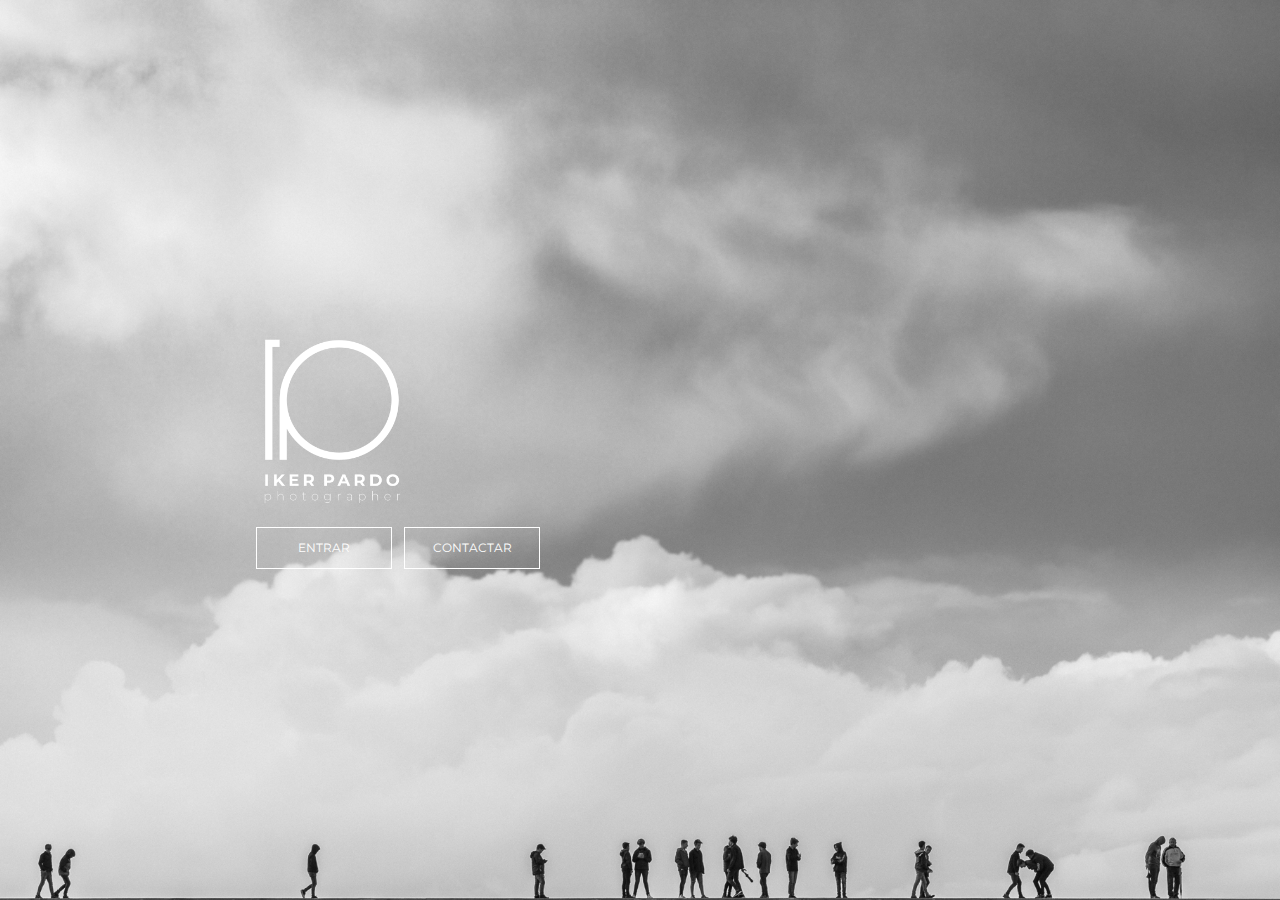
<file: index.html>
<!DOCTYPE html>
<html lang="en">
  <head>
    <meta charset="UTF-8"/>
    <meta name="viewport" content="width=device-width, initial-scale=1.0"/>
    <meta http-equiv="X-UA-Compatible" content="ie=edge"/>
    <title>Iker Pardo</title>
    <link rel="stylesheet" href="css/main.css"/>
  </head>
  <body>
    <div class="spc_indxx">
      <div class="box_sliddrrr">
        <div class="imgg_sldrrr"><img src="images/gallery/con_los_pies_en_el_suelo.jpg" alt=""/></div>
        <div class="imgg_sldrrr"><img src="images/gallery/isladak.jpg" alt=""/></div>
        <div class="imgg_sldrrr"><img src="images/gallery/looking_the_lighthouse.jpg" alt=""/></div>
        <div class="imgg_sldrrr"><img src="images/gallery/marko_naturala.jpg" alt=""/></div>
        <div class="imgg_sldrrr"><img src="images/gallery/naturaren_handitasuna.jpg" alt=""/></div>
        <div class="imgg_sldrrr"><img src="images/gallery/pasado_por_agua.jpg" alt=""/></div>
        <div class="imgg_sldrrr"><img src="images/gallery/winter_abstraction.jpg" alt=""/></div>
        <div class="imgg_sldrrr"><img src="images/gallery/zuhaitz_bakartia.jpg" alt=""/></div>
      </div>
      <div class="box_info_initt">
        <div class="cntrl_innnnfff_mn">
          <div class="space_logo"><img src="images/logo/logo_blanco.png" alt=""/></div>
          <div class="spc_btmms_init"><a href="page_1.html"> 
              <div class="cover_linkkksss"><span> <i class="fas fa-arrow-right"></i></span><span>entrar</span></div></a><a href="contacto.html"> 
              <div class="cover_linkkksss"><span> <i class="fas fa-arrow-right"></i></span><span>contactar</span></div></a></div>
        </div>
      </div>
    </div>
    <script src="js/jquery.js"></script>
    <script src="js/all.js"></script>
    <script src="js/main.js"></script>
  </body>
</html>
</file>
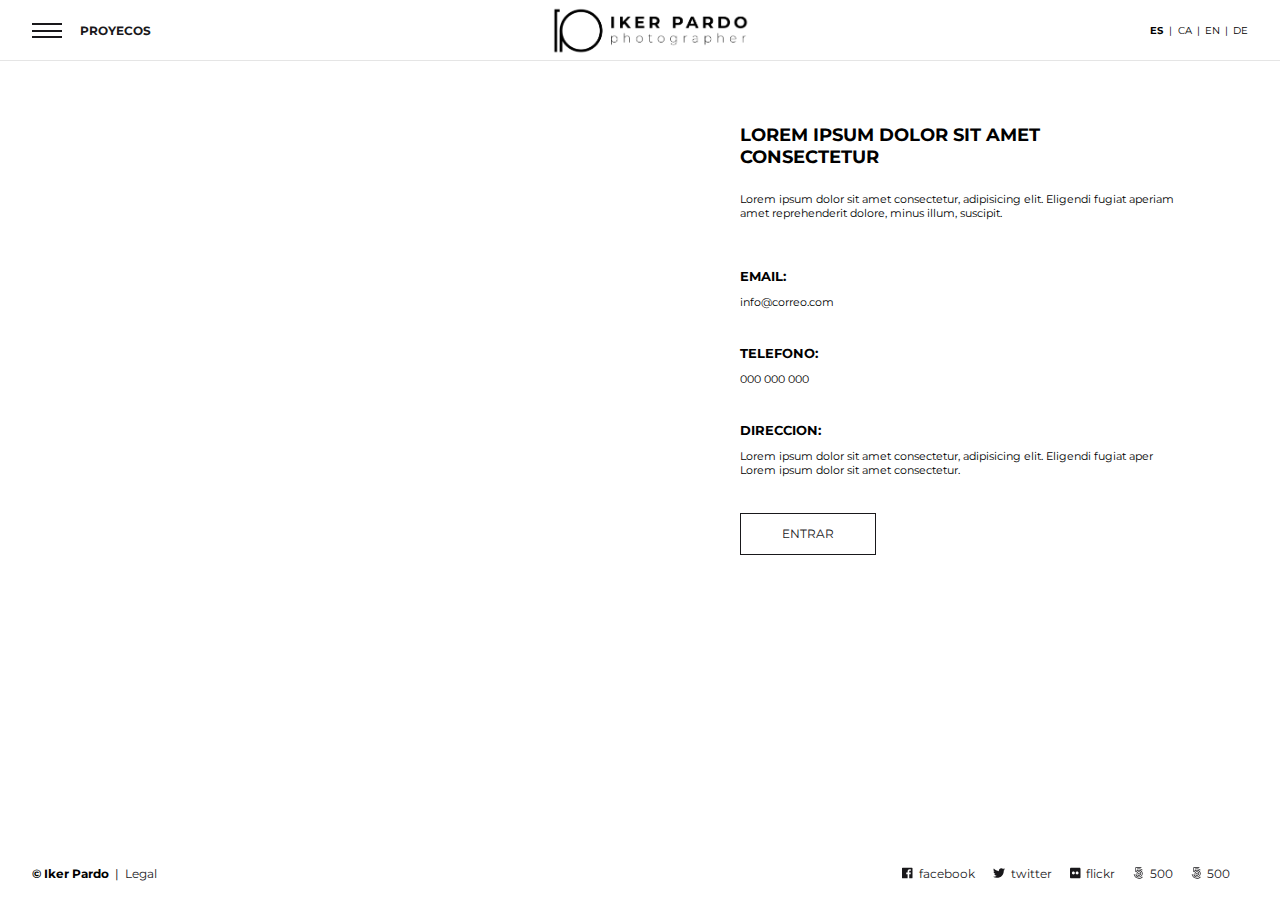
<file: contacto.html>
<!DOCTYPE html>
<html lang="en">
  <head>
    <meta charset="UTF-8"/>
    <meta name="viewport" content="width=device-width, initial-scale=1.0"/>
    <meta http-equiv="X-UA-Compatible" content="ie=edge"/>
    <title>Iker Pardo</title>
    <link rel="stylesheet" href="css/main.css"/>
  </head>
  <header>
    <div class="container1">
      <div class="line_header">
        <div class="cntrl_menu">
          <div class="btmm_menu"><span></span><span></span><span></span></div>
          <div class="heree"><a href="#">Proyecos</a></div>
        </div>
        <div class="space_logo"><a href="#"><img src="images/logo/logo2.png" alt=""/></a></div>
        <div class="space_langg">
          <div class="bx_lnngg active">es</div><span>|</span>
          <div class="bx_lnngg">ca</div><span>|</span>
          <div class="bx_lnngg">en</div><span>|</span>
          <div class="bx_lnngg">de</div>
        </div>
      </div>
    </div>
  </header>
  <div class="cntrl_menu_main">
    <div class="covrrr_info_main"></div>
    <div class="menuuu">
      <div class="cntrtr_mnnuuu"><a href="#">Proyectos</a><a href="#">Estudio</a><a href="#">Servicios</a><a href="#">Contacto</a></div>
    </div>
  </div>
  <div class="content_main">
    <div class="spc_info_studio">
      <div class="spc_mapaaa">
        <iframe src="https://www.google.com/maps/embed?pb=!1m10!1m8!1m3!1d15811.631035730805!2d-72.2865837302246!3d7.799590050000005!3m2!1i1024!2i768!4f13.1!5e0!3m2!1ses!2sve!4v1543022856961" width="600" height="450" frameborder="0" style="border:0" allowfullscreen=""></iframe>
      </div>
      <div class="contennt_contacttt">
        <div class="line_info_top_conccct">
          <h4>Lorem ipsum dolor sit amet consectetur</h4>
          <p>Lorem ipsum dolor sit amet consectetur, adipisicing elit. Eligendi fugiat aperiam amet reprehenderit dolore, minus illum, suscipit.</p>
        </div>
        <div class="line_info_contacttt">
          <h5>email:</h5>
          <P>info@correo.com</P>
        </div>
        <div class="line_info_contacttt">
          <h5>telefono:</h5>
          <P>000 000 000</P>
        </div>
        <div class="line_info_contacttt">
          <h5>direccion:</h5>
          <P>Lorem ipsum dolor sit amet consectetur, adipisicing elit. Eligendi fugiat aper Lorem ipsum dolor sit amet consectetur.</P>
        </div>
        <div class="spc_btmmm_formmm">
          <div class="btm_formmmmm">
            <div class="cover_linkkksss"><span> <i class="fas fa-arrow-right"></i></span><span>entrar</span></div>
          </div>
        </div>
        <div class="ventana_formmmm">
          <form>
            <div class="btm_close_vntnt"><i class="fas fa-times"></i></div>
            <div class="line_inptt">
              <label>Nombre</label>
              <input type="text" name=""/>
            </div>
            <div class="line_inptt">
              <label>Email</label>
              <input type="text" name=""/>
            </div>
            <div class="line_inptt">
              <label>Asunto</label>
              <input type="text" name=""/>
            </div>
            <div class="line_inptt">
              <label>Mensaje</label>
              <textarea name="" cols="30" rows="10"></textarea>
            </div>
            <div class="sspppsss_legal">
              <input type="checkbox" name=""/>
              <label>He leido y acepto las condiciones de la LOPD</label>
            </div>
            <div class="spc_buttt">
              <button type="submit">Enviar</button>
            </div>
          </form>
        </div>
      </div>
    </div>
  </div>
  <footer>
    <div class="container1">
      <div class="spac_footerrr">
        <div class="left_infff">
          <h4>© Iker Pardo</h4><span>|</span><a href="#">Legal</a>
        </div>
        <div class="right_infff"><a href="#">
            <div class="icnnn_fttr"><i class="fab fa-facebook"></i></div><span>facebook</span></a><a href="#">
            <div class="icnnn_fttr"><i class="fab fa-twitter"></i></div><span>twitter</span></a><a href="#">
            <div class="icnnn_fttr"><i class="fab fa-flickr"></i></div><span>flickr</span></a><a href="#">
            <div class="icnnn_fttr"><i class="fab fa-500px"></i></div><span>500</span></a><a href="#">
            <div class="icnnn_fttr"><i class="fab fa-500px"></i></div><span>500</span></a></div>
      </div>
    </div>
  </footer>
  <script src="js/jquery.js"></script>
  <script src="js/all.js"></script>
  <script src="js/main.js"></script>
</html>
</file>
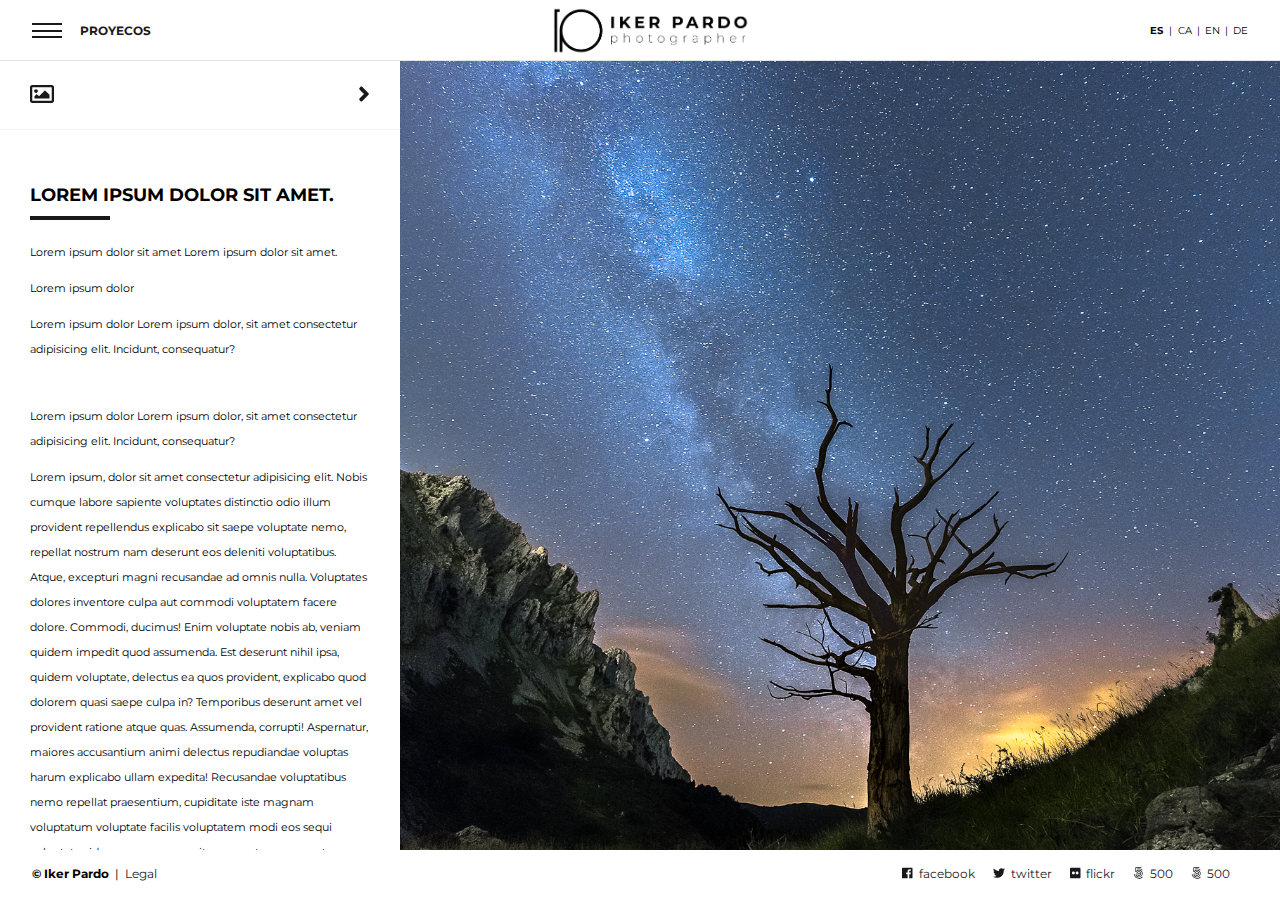
<file: detalle.html>
<!DOCTYPE html>
<html lang="en">
  <head>
    <meta charset="UTF-8"/>
    <meta name="viewport" content="width=device-width, initial-scale=1.0"/>
    <meta http-equiv="X-UA-Compatible" content="ie=edge"/>
    <title>Iker Pardo</title>
    <link rel="stylesheet" href="css/main.css"/>
  </head>
  <header>
    <div class="container1">
      <div class="line_header">
        <div class="cntrl_menu">
          <div class="btmm_menu"><span></span><span></span><span></span></div>
          <div class="heree"><a href="/">Proyecos</a></div>
        </div>
        <div class="space_logo"><a href="page_1.html"><img src="images/logo/logo2.png" alt=""/></a></div>
        <div class="space_langg">
          <div class="bx_lnngg active">es</div><span>|</span>
          <div class="bx_lnngg">ca</div><span>|</span>
          <div class="bx_lnngg">en</div><span>|</span>
          <div class="bx_lnngg">de</div>
        </div>
      </div>
    </div>
  </header>
  <div class="grandf_cnrtrll">
    <div class="cntrl_menu_main">
      <div class="covrrr_info_main"></div>
      <div class="menuuu">
        <div class="cntrtr_mnnuuu"><a href="page_1.html">Proyectos</a><a href="estudio.html">Estudio</a><a href="servicios.html">Servicios</a><a href="contacto.html">Contacto</a></div>
      </div>
    </div>
  </div>
  <div class="content_main">
    <div class="dettt_photoo">
      <div class="descrpppp_photo">
        <div class="top_navigattt"><a class="icccn_galeriaaa" href="page_1.html"><i class="far fa-image"></i></a>
          <div class="icccn_nextt"><i class="fas fa-angle-right"></i></div>
        </div>
        <div class="informacion_photo">
          <h4 class="tittiii">Lorem ipsum dolor sit amet.</h4>
          <div class="datossss">
            <p>Lorem ipsum dolor sit amet Lorem ipsum dolor sit amet.</p>
            <p>Lorem ipsum dolor</p>
            <p>Lorem ipsum dolor Lorem ipsum dolor, sit amet consectetur adipisicing elit. Incidunt, consequatur?</p>
          </div>
          <p>Lorem ipsum dolor Lorem ipsum dolor, sit amet consectetur adipisicing elit. Incidunt, consequatur?</p>
          <p>Lorem ipsum, dolor sit amet consectetur adipisicing elit. Nobis cumque labore sapiente voluptates distinctio odio illum provident repellendus explicabo sit saepe voluptate nemo, repellat nostrum nam deserunt eos deleniti voluptatibus. Atque, excepturi magni recusandae ad omnis nulla. Voluptates dolores inventore culpa aut commodi voluptatem facere dolore. Commodi, ducimus! Enim voluptate nobis ab, veniam quidem impedit quod assumenda. Est deserunt nihil ipsa, quidem voluptate, delectus ea quos provident, explicabo quod dolorem quasi saepe culpa in? Temporibus deserunt amet vel provident ratione atque quas. Assumenda, corrupti! Aspernatur, maiores accusantium animi delectus repudiandae voluptas harum explicabo ullam expedita! Recusandae voluptatibus nemo repellat praesentium, cupiditate iste magnam voluptatum voluptate facilis voluptatem modi eos sequi voluptates id cum, earum nam itaque nostrum quaerat quidem omnis, expedita non neque. Delectus tenetur pariatur nulla ipsum doloremque quaerat iste sunt iure nostrum odit asperiores numquam, accusantium porro hic alias temporibus veniam beatae rem eaque ullam officiis. Inventore incidunt excepturi repellendus corporis rem ipsam maxime veritatis vel tempore, deleniti ea saepe et aliquid quis sed ut nam eos distinctio? Iure ea, et dolorem impedit, distinctio dignissimos numquam repudiandae tempore quia similique, explicabo itaque totam quo velit quos fuga voluptatum eum qui animi dicta sapiente dolorum corrupti minima deserunt. Blanditiis?</p>
        </div>
      </div>
      <div class="prevv_photo"><img id="img_dettt" src="images/gallery/zuhaitz_bakartia.jpg" alt=""/></div>
    </div>
  </div>
  <footer>
    <div class="container1">
      <div class="spac_footerrr">
        <div class="left_infff">
          <h4>© Iker Pardo</h4><span>|</span><a href="legal.html">Legal</a>
        </div>
        <div class="right_infff"><a href="#">
            <div class="icnnn_fttr"><i class="fab fa-facebook"></i></div><span>facebook</span></a><a href="#">
            <div class="icnnn_fttr"><i class="fab fa-twitter"></i></div><span>twitter</span></a><a href="#">
            <div class="icnnn_fttr"><i class="fab fa-flickr"></i></div><span>flickr</span></a><a href="#">
            <div class="icnnn_fttr"><i class="fab fa-500px"></i></div><span>500</span></a><a href="#">
            <div class="icnnn_fttr"><i class="fab fa-500px"></i></div><span>500</span></a></div>
      </div>
    </div>
  </footer>
  <script src="js/jquery.js"></script>
  <script src="js/jquery.zoom.min.js"></script>
  <script src="js/all.js"></script>
  <script src="js/main.js"></script>
</html>
</file>
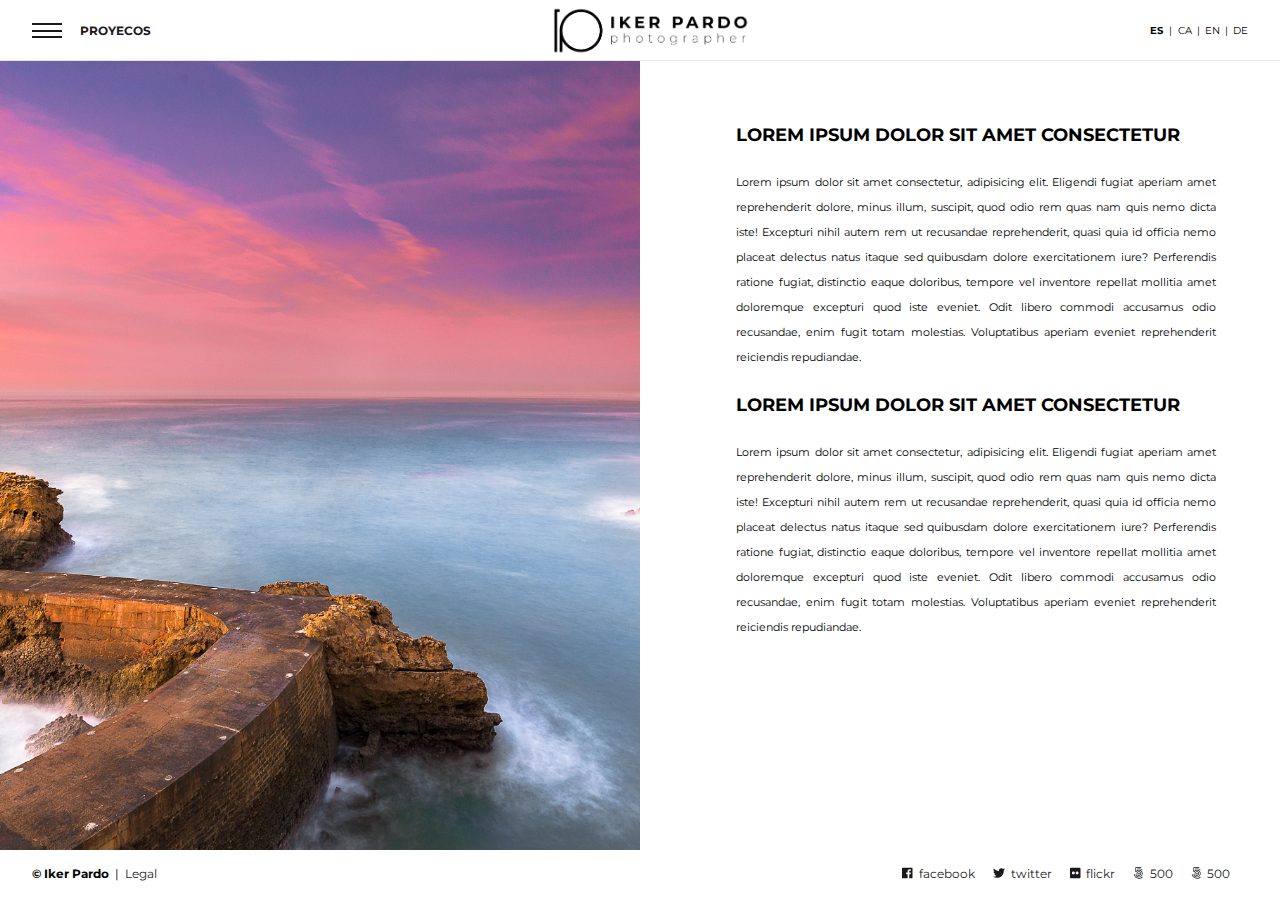
<file: estudio.html>
<!DOCTYPE html>
<html lang="en">
  <head>
    <meta charset="UTF-8"/>
    <meta name="viewport" content="width=device-width, initial-scale=1.0"/>
    <meta http-equiv="X-UA-Compatible" content="ie=edge"/>
    <title>Iker Pardo</title>
    <link rel="stylesheet" href="css/main.css"/>
  </head>
  <header>
    <div class="container1">
      <div class="line_header">
        <div class="cntrl_menu">
          <div class="btmm_menu"><span></span><span></span><span></span></div>
          <div class="heree"><a href="/">Proyecos</a></div>
        </div>
        <div class="space_logo"><a href="page_1.html"><img src="images/logo/logo2.png" alt=""/></a></div>
        <div class="space_langg">
          <div class="bx_lnngg active">es</div><span>|</span>
          <div class="bx_lnngg">ca</div><span>|</span>
          <div class="bx_lnngg">en</div><span>|</span>
          <div class="bx_lnngg">de</div>
        </div>
      </div>
    </div>
  </header>
  <div class="grandf_cnrtrll">
    <div class="cntrl_menu_main">
      <div class="covrrr_info_main"></div>
      <div class="menuuu">
        <div class="cntrtr_mnnuuu"><a href="page_1.html">Proyectos</a><a href="estudio.html">Estudio</a><a href="servicios.html">Servicios</a><a href="contacto.html">Contacto</a></div>
      </div>
    </div>
  </div>
  <div class="content_main">
    <div class="spc_info_studio">
      <div class="imggg_studio"><img src="images/gallery/looking_the_lighthouse.jpg" alt=""/></div>
      <div class="contennt_img_studio">
        <h4>Lorem ipsum dolor sit amet consectetur</h4>
        <p>Lorem ipsum dolor sit amet consectetur, adipisicing elit. Eligendi fugiat aperiam amet reprehenderit dolore, minus illum, suscipit, quod odio rem quas nam quis nemo dicta iste! Excepturi nihil autem rem ut recusandae reprehenderit, quasi quia id officia nemo placeat delectus natus itaque sed quibusdam dolore exercitationem iure? Perferendis ratione fugiat, distinctio eaque doloribus, tempore vel inventore repellat mollitia amet doloremque excepturi quod iste eveniet. Odit libero commodi accusamus odio recusandae, enim fugit totam molestias. Voluptatibus aperiam eveniet reprehenderit reiciendis repudiandae.</p>
        <h4>Lorem ipsum dolor sit amet consectetur</h4>
        <p>Lorem ipsum dolor sit amet consectetur, adipisicing elit. Eligendi fugiat aperiam amet reprehenderit dolore, minus illum, suscipit, quod odio rem quas nam quis nemo dicta iste! Excepturi nihil autem rem ut recusandae reprehenderit, quasi quia id officia nemo placeat delectus natus itaque sed quibusdam dolore exercitationem iure? Perferendis ratione fugiat, distinctio eaque doloribus, tempore vel inventore repellat mollitia amet doloremque excepturi quod iste eveniet. Odit libero commodi accusamus odio recusandae, enim fugit totam molestias. Voluptatibus aperiam eveniet reprehenderit reiciendis repudiandae.</p>
      </div>
    </div>
  </div>
  <footer>
    <div class="container1">
      <div class="spac_footerrr">
        <div class="left_infff">
          <h4>© Iker Pardo</h4><span>|</span><a href="legal.html">Legal</a>
        </div>
        <div class="right_infff"><a href="#">
            <div class="icnnn_fttr"><i class="fab fa-facebook"></i></div><span>facebook</span></a><a href="#">
            <div class="icnnn_fttr"><i class="fab fa-twitter"></i></div><span>twitter</span></a><a href="#">
            <div class="icnnn_fttr"><i class="fab fa-flickr"></i></div><span>flickr</span></a><a href="#">
            <div class="icnnn_fttr"><i class="fab fa-500px"></i></div><span>500</span></a><a href="#">
            <div class="icnnn_fttr"><i class="fab fa-500px"></i></div><span>500</span></a></div>
      </div>
    </div>
  </footer>
  <script src="js/jquery.js"></script>
  <script src="js/jquery.zoom.min.js"></script>
  <script src="js/all.js"></script>
  <script src="js/main.js"></script>
</html>
</file>
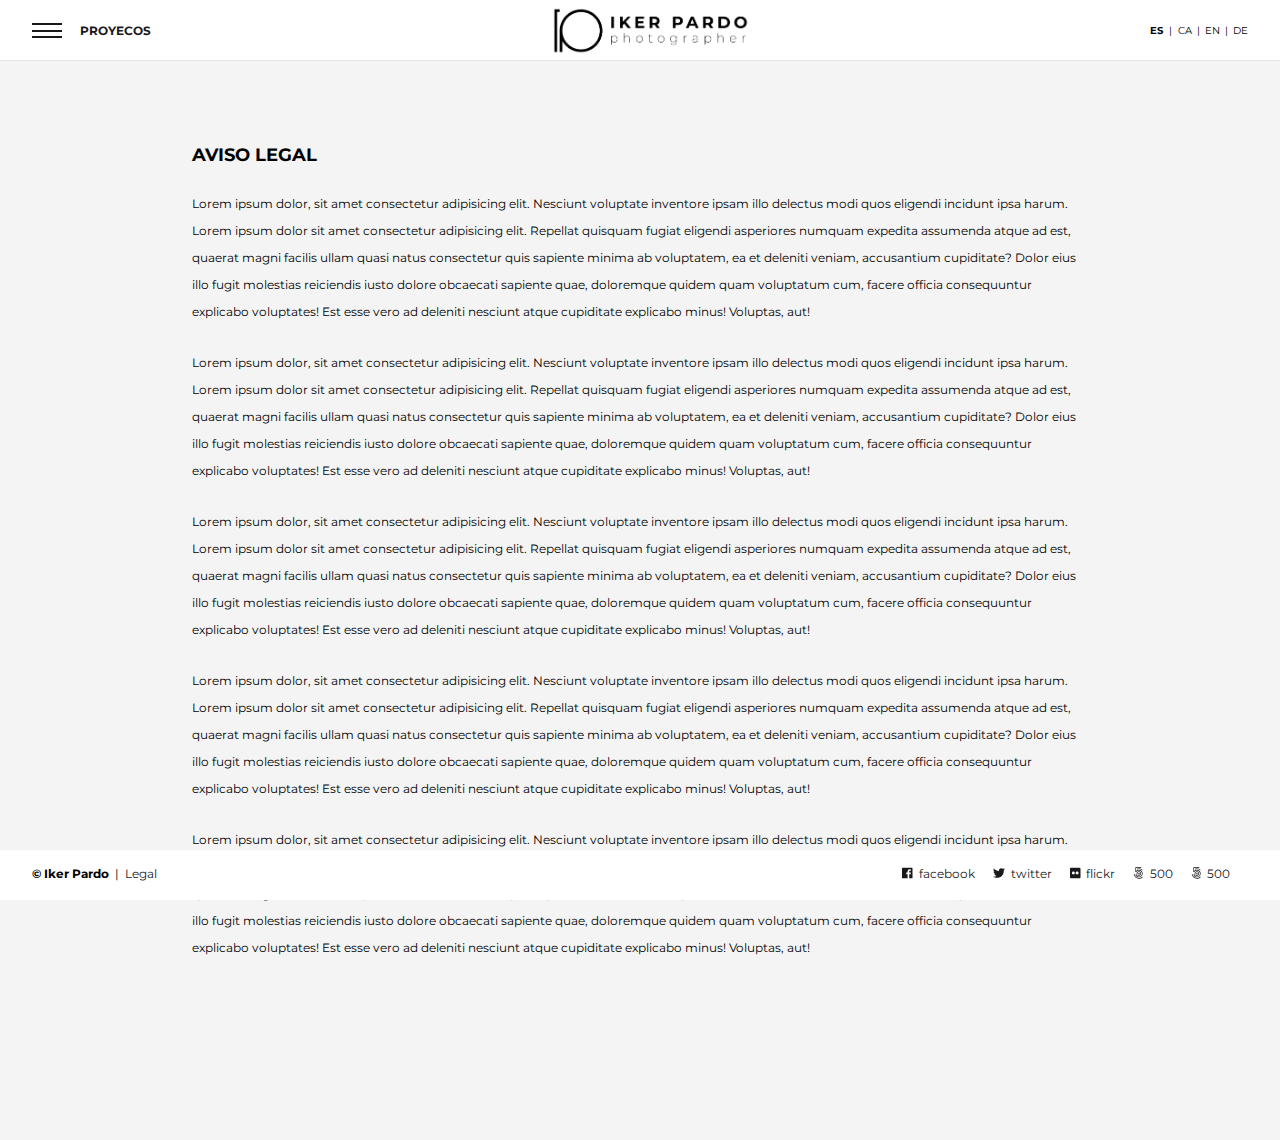
<file: legal.html>
<!DOCTYPE html>
<html lang="en">
  <head>
    <meta charset="UTF-8"/>
    <meta name="viewport" content="width=device-width, initial-scale=1.0"/>
    <meta http-equiv="X-UA-Compatible" content="ie=edge"/>
    <title>Iker Pardo</title>
    <link rel="stylesheet" href="css/main.css"/>
  </head>
  <header>
    <div class="container1">
      <div class="line_header">
        <div class="cntrl_menu">
          <div class="btmm_menu"><span></span><span></span><span></span></div>
          <div class="heree"><a href="/">Proyecos</a></div>
        </div>
        <div class="space_logo"><a href="page_1.html"><img src="images/logo/logo2.png" alt=""/></a></div>
        <div class="space_langg">
          <div class="bx_lnngg active">es</div><span>|</span>
          <div class="bx_lnngg">ca</div><span>|</span>
          <div class="bx_lnngg">en</div><span>|</span>
          <div class="bx_lnngg">de</div>
        </div>
      </div>
    </div>
  </header>
  <div class="grandf_cnrtrll">
    <div class="cntrl_menu_main">
      <div class="covrrr_info_main"></div>
      <div class="menuuu">
        <div class="cntrtr_mnnuuu"><a href="page_1.html">Proyectos</a><a href="estudio.html">Estudio</a><a href="servicios.html">Servicios</a><a href="contacto.html">Contacto</a></div>
      </div>
    </div>
  </div>
  <div class="content_main servicioss">
    <div class="container2">
      <div class="content_legggal">
        <h4>Aviso legal</h4>
        <p>Lorem ipsum dolor, sit amet consectetur adipisicing elit. Nesciunt voluptate inventore ipsam illo delectus modi quos eligendi incidunt ipsa harum. Lorem ipsum dolor sit amet consectetur adipisicing elit. Repellat quisquam fugiat eligendi asperiores numquam expedita assumenda atque ad est, quaerat magni facilis ullam quasi natus consectetur quis sapiente minima ab voluptatem, ea et deleniti veniam, accusantium cupiditate? Dolor eius illo fugit molestias reiciendis iusto dolore obcaecati sapiente quae, doloremque quidem quam voluptatum cum, facere officia consequuntur explicabo voluptates! Est esse vero ad deleniti nesciunt atque cupiditate explicabo minus! Voluptas, aut!</p>
        <p>Lorem ipsum dolor, sit amet consectetur adipisicing elit. Nesciunt voluptate inventore ipsam illo delectus modi quos eligendi incidunt ipsa harum. Lorem ipsum dolor sit amet consectetur adipisicing elit. Repellat quisquam fugiat eligendi asperiores numquam expedita assumenda atque ad est, quaerat magni facilis ullam quasi natus consectetur quis sapiente minima ab voluptatem, ea et deleniti veniam, accusantium cupiditate? Dolor eius illo fugit molestias reiciendis iusto dolore obcaecati sapiente quae, doloremque quidem quam voluptatum cum, facere officia consequuntur explicabo voluptates! Est esse vero ad deleniti nesciunt atque cupiditate explicabo minus! Voluptas, aut!</p>
        <p>Lorem ipsum dolor, sit amet consectetur adipisicing elit. Nesciunt voluptate inventore ipsam illo delectus modi quos eligendi incidunt ipsa harum. Lorem ipsum dolor sit amet consectetur adipisicing elit. Repellat quisquam fugiat eligendi asperiores numquam expedita assumenda atque ad est, quaerat magni facilis ullam quasi natus consectetur quis sapiente minima ab voluptatem, ea et deleniti veniam, accusantium cupiditate? Dolor eius illo fugit molestias reiciendis iusto dolore obcaecati sapiente quae, doloremque quidem quam voluptatum cum, facere officia consequuntur explicabo voluptates! Est esse vero ad deleniti nesciunt atque cupiditate explicabo minus! Voluptas, aut!</p>
        <p>Lorem ipsum dolor, sit amet consectetur adipisicing elit. Nesciunt voluptate inventore ipsam illo delectus modi quos eligendi incidunt ipsa harum. Lorem ipsum dolor sit amet consectetur adipisicing elit. Repellat quisquam fugiat eligendi asperiores numquam expedita assumenda atque ad est, quaerat magni facilis ullam quasi natus consectetur quis sapiente minima ab voluptatem, ea et deleniti veniam, accusantium cupiditate? Dolor eius illo fugit molestias reiciendis iusto dolore obcaecati sapiente quae, doloremque quidem quam voluptatum cum, facere officia consequuntur explicabo voluptates! Est esse vero ad deleniti nesciunt atque cupiditate explicabo minus! Voluptas, aut!</p>
        <p>Lorem ipsum dolor, sit amet consectetur adipisicing elit. Nesciunt voluptate inventore ipsam illo delectus modi quos eligendi incidunt ipsa harum. Lorem ipsum dolor sit amet consectetur adipisicing elit. Repellat quisquam fugiat eligendi asperiores numquam expedita assumenda atque ad est, quaerat magni facilis ullam quasi natus consectetur quis sapiente minima ab voluptatem, ea et deleniti veniam, accusantium cupiditate? Dolor eius illo fugit molestias reiciendis iusto dolore obcaecati sapiente quae, doloremque quidem quam voluptatum cum, facere officia consequuntur explicabo voluptates! Est esse vero ad deleniti nesciunt atque cupiditate explicabo minus! Voluptas, aut!</p>
      </div>
    </div>
  </div>
  <footer>
    <div class="container1">
      <div class="spac_footerrr">
        <div class="left_infff">
          <h4>© Iker Pardo</h4><span>|</span><a href="legal.html">Legal</a>
        </div>
        <div class="right_infff"><a href="#">
            <div class="icnnn_fttr"><i class="fab fa-facebook"></i></div><span>facebook</span></a><a href="#">
            <div class="icnnn_fttr"><i class="fab fa-twitter"></i></div><span>twitter</span></a><a href="#">
            <div class="icnnn_fttr"><i class="fab fa-flickr"></i></div><span>flickr</span></a><a href="#">
            <div class="icnnn_fttr"><i class="fab fa-500px"></i></div><span>500</span></a><a href="#">
            <div class="icnnn_fttr"><i class="fab fa-500px"></i></div><span>500</span></a></div>
      </div>
    </div>
  </footer>
  <script src="js/jquery.js"></script>
  <script src="js/jquery.zoom.min.js"></script>
  <script src="js/all.js"></script>
  <script src="js/main.js"></script>
</html>
</file>
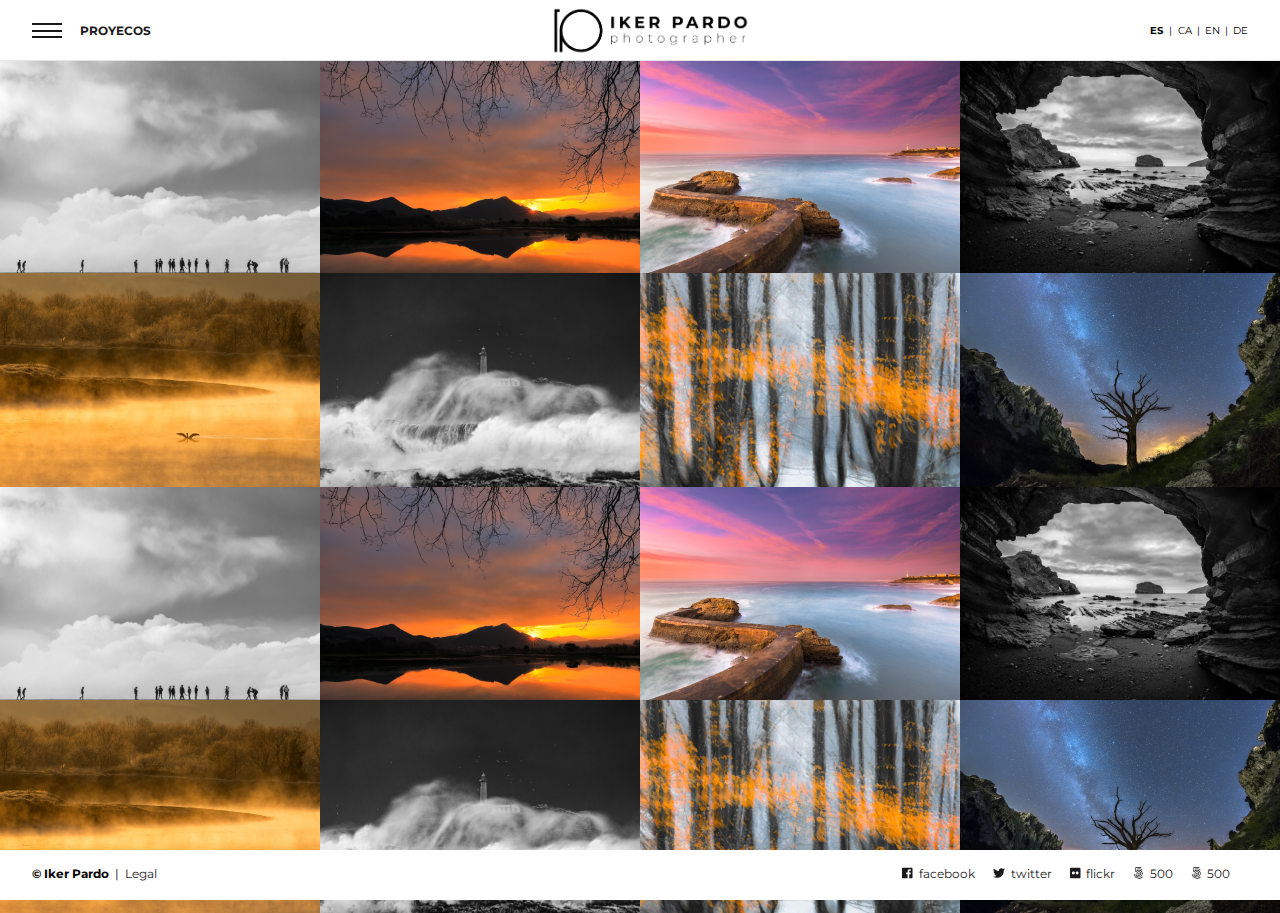
<file: page_1.html>
<!DOCTYPE html>
<html lang="en">
  <head>
    <meta charset="UTF-8"/>
    <meta name="viewport" content="width=device-width, initial-scale=1.0"/>
    <meta http-equiv="X-UA-Compatible" content="ie=edge"/>
    <title>Iker Pardo</title>
    <link rel="stylesheet" href="css/main.css"/>
  </head>
  <header>
    <div class="container1">
      <div class="line_header">
        <div class="cntrl_menu">
          <div class="btmm_menu"><span></span><span></span><span></span></div>
          <div class="heree"><a href="/">Proyecos</a></div>
        </div>
        <div class="space_logo"><a href="page_1.html"><img src="images/logo/logo2.png" alt=""/></a></div>
        <div class="space_langg">
          <div class="bx_lnngg active">es</div><span>|</span>
          <div class="bx_lnngg">ca</div><span>|</span>
          <div class="bx_lnngg">en</div><span>|</span>
          <div class="bx_lnngg">de</div>
        </div>
      </div>
    </div>
  </header>
  <div class="grandf_cnrtrll">
    <div class="cntrl_menu_main">
      <div class="covrrr_info_main"></div>
      <div class="menuuu">
        <div class="cntrtr_mnnuuu"><a href="page_1.html">Proyectos</a><a href="estudio.html">Estudio</a><a href="servicios.html">Servicios</a><a href="contacto.html">Contacto</a></div>
      </div>
    </div>
  </div>
  <div class="content_main">
    <div class="space_proyccys">
      <div class="bx_imgg_pryts">
        <div class="cover_imggg_phto">
          <div class="cntrl_cvvrrr"><a class="nmmme_phtoooo" href="detalle.html">con los pies en el suelo</a>
            <div class="bg_cvrrrr"></div>
          </div>
        </div><img src="images/gallery/con_los_pies_en_el_suelo.jpg" alt=""/>
      </div>
      <div class="bx_imgg_pryts">
        <div class="cover_imggg_phto">
          <div class="cntrl_cvvrrr"><a class="nmmme_phtoooo" href="detalle.html">isladak</a>
            <div class="bg_cvrrrr"></div>
          </div>
        </div><img src="images/gallery/isladak.jpg" alt=""/>
      </div>
      <div class="bx_imgg_pryts">
        <div class="cover_imggg_phto">
          <div class="cntrl_cvvrrr"><a class="nmmme_phtoooo" href="detalle.html">looking the lighthouse</a>
            <div class="bg_cvrrrr"></div>
          </div>
        </div><img src="images/gallery/looking_the_lighthouse.jpg" alt=""/>
      </div>
      <div class="bx_imgg_pryts">
        <div class="cover_imggg_phto">
          <div class="cntrl_cvvrrr"><a class="nmmme_phtoooo" href="detalle.html">marko naturala</a>
            <div class="bg_cvrrrr"></div>
          </div>
        </div><img src="images/gallery/marko_naturala.jpg" alt=""/>
      </div>
      <div class="bx_imgg_pryts">
        <div class="cover_imggg_phto">
          <div class="cntrl_cvvrrr"><a class="nmmme_phtoooo" href="detalle.html">naturaren handitasuna</a>
            <div class="bg_cvrrrr"></div>
          </div>
        </div><img src="images/gallery/naturaren_handitasuna.jpg" alt=""/>
      </div>
      <div class="bx_imgg_pryts">
        <div class="cover_imggg_phto">
          <div class="cntrl_cvvrrr"><a class="nmmme_phtoooo" href="detalle.html">pasado por agua</a>
            <div class="bg_cvrrrr"></div>
          </div>
        </div><img src="images/gallery/pasado_por_agua.jpg" alt=""/>
      </div>
      <div class="bx_imgg_pryts">
        <div class="cover_imggg_phto">
          <div class="cntrl_cvvrrr"><a class="nmmme_phtoooo" href="detalle.html">winter abstraction</a>
            <div class="bg_cvrrrr"></div>
          </div>
        </div><img src="images/gallery/winter_abstraction.jpg" alt=""/>
      </div>
      <div class="bx_imgg_pryts">
        <div class="cover_imggg_phto">
          <div class="cntrl_cvvrrr"><a class="nmmme_phtoooo" href="detalle.html">zuhaitz bakartia</a>
            <div class="bg_cvrrrr"></div>
          </div>
        </div><img src="images/gallery/zuhaitz_bakartia.jpg" alt=""/>
      </div>
      <div class="bx_imgg_pryts">
        <div class="cover_imggg_phto">
          <div class="cntrl_cvvrrr"><a class="nmmme_phtoooo" href="detalle.html">con los pies en el suelo</a>
            <div class="bg_cvrrrr"></div>
          </div>
        </div><img src="images/gallery/con_los_pies_en_el_suelo.jpg" alt=""/>
      </div>
      <div class="bx_imgg_pryts">
        <div class="cover_imggg_phto">
          <div class="cntrl_cvvrrr"><a class="nmmme_phtoooo" href="detalle.html">isladak</a>
            <div class="bg_cvrrrr"></div>
          </div>
        </div><img src="images/gallery/isladak.jpg" alt=""/>
      </div>
      <div class="bx_imgg_pryts">
        <div class="cover_imggg_phto">
          <div class="cntrl_cvvrrr"><a class="nmmme_phtoooo" href="detalle.html">looking the lighthouse</a>
            <div class="bg_cvrrrr"></div>
          </div>
        </div><img src="images/gallery/looking_the_lighthouse.jpg" alt=""/>
      </div>
      <div class="bx_imgg_pryts">
        <div class="cover_imggg_phto">
          <div class="cntrl_cvvrrr"><a class="nmmme_phtoooo" href="detalle.html">marko naturala</a>
            <div class="bg_cvrrrr"></div>
          </div>
        </div><img src="images/gallery/marko_naturala.jpg" alt=""/>
      </div>
      <div class="bx_imgg_pryts">
        <div class="cover_imggg_phto">
          <div class="cntrl_cvvrrr"><a class="nmmme_phtoooo" href="detalle.html">naturaren handitasuna</a>
            <div class="bg_cvrrrr"></div>
          </div>
        </div><img src="images/gallery/naturaren_handitasuna.jpg" alt=""/>
      </div>
      <div class="bx_imgg_pryts">
        <div class="cover_imggg_phto">
          <div class="cntrl_cvvrrr"><a class="nmmme_phtoooo" href="detalle.html">pasado por agua</a>
            <div class="bg_cvrrrr"></div>
          </div>
        </div><img src="images/gallery/pasado_por_agua.jpg" alt=""/>
      </div>
      <div class="bx_imgg_pryts">
        <div class="cover_imggg_phto">
          <div class="cntrl_cvvrrr"><a class="nmmme_phtoooo" href="detalle.html">winter abstraction</a>
            <div class="bg_cvrrrr"></div>
          </div>
        </div><img src="images/gallery/winter_abstraction.jpg" alt=""/>
      </div>
      <div class="bx_imgg_pryts">
        <div class="cover_imggg_phto">
          <div class="cntrl_cvvrrr"><a class="nmmme_phtoooo" href="detalle.html">zuhaitz bakartia</a>
            <div class="bg_cvrrrr"></div>
          </div>
        </div><img src="images/gallery/zuhaitz_bakartia.jpg" alt=""/>
      </div>
    </div>
  </div>
  <footer>
    <div class="container1">
      <div class="spac_footerrr">
        <div class="left_infff">
          <h4>© Iker Pardo</h4><span>|</span><a href="legal.html">Legal</a>
        </div>
        <div class="right_infff"><a href="#">
            <div class="icnnn_fttr"><i class="fab fa-facebook"></i></div><span>facebook</span></a><a href="#">
            <div class="icnnn_fttr"><i class="fab fa-twitter"></i></div><span>twitter</span></a><a href="#">
            <div class="icnnn_fttr"><i class="fab fa-flickr"></i></div><span>flickr</span></a><a href="#">
            <div class="icnnn_fttr"><i class="fab fa-500px"></i></div><span>500</span></a><a href="#">
            <div class="icnnn_fttr"><i class="fab fa-500px"></i></div><span>500</span></a></div>
      </div>
    </div>
  </footer>
  <script src="js/jquery.js"></script>
  <script src="js/jquery.zoom.min.js"></script>
  <script src="js/all.js"></script>
  <script src="js/main.js"></script>
</html>
</file>
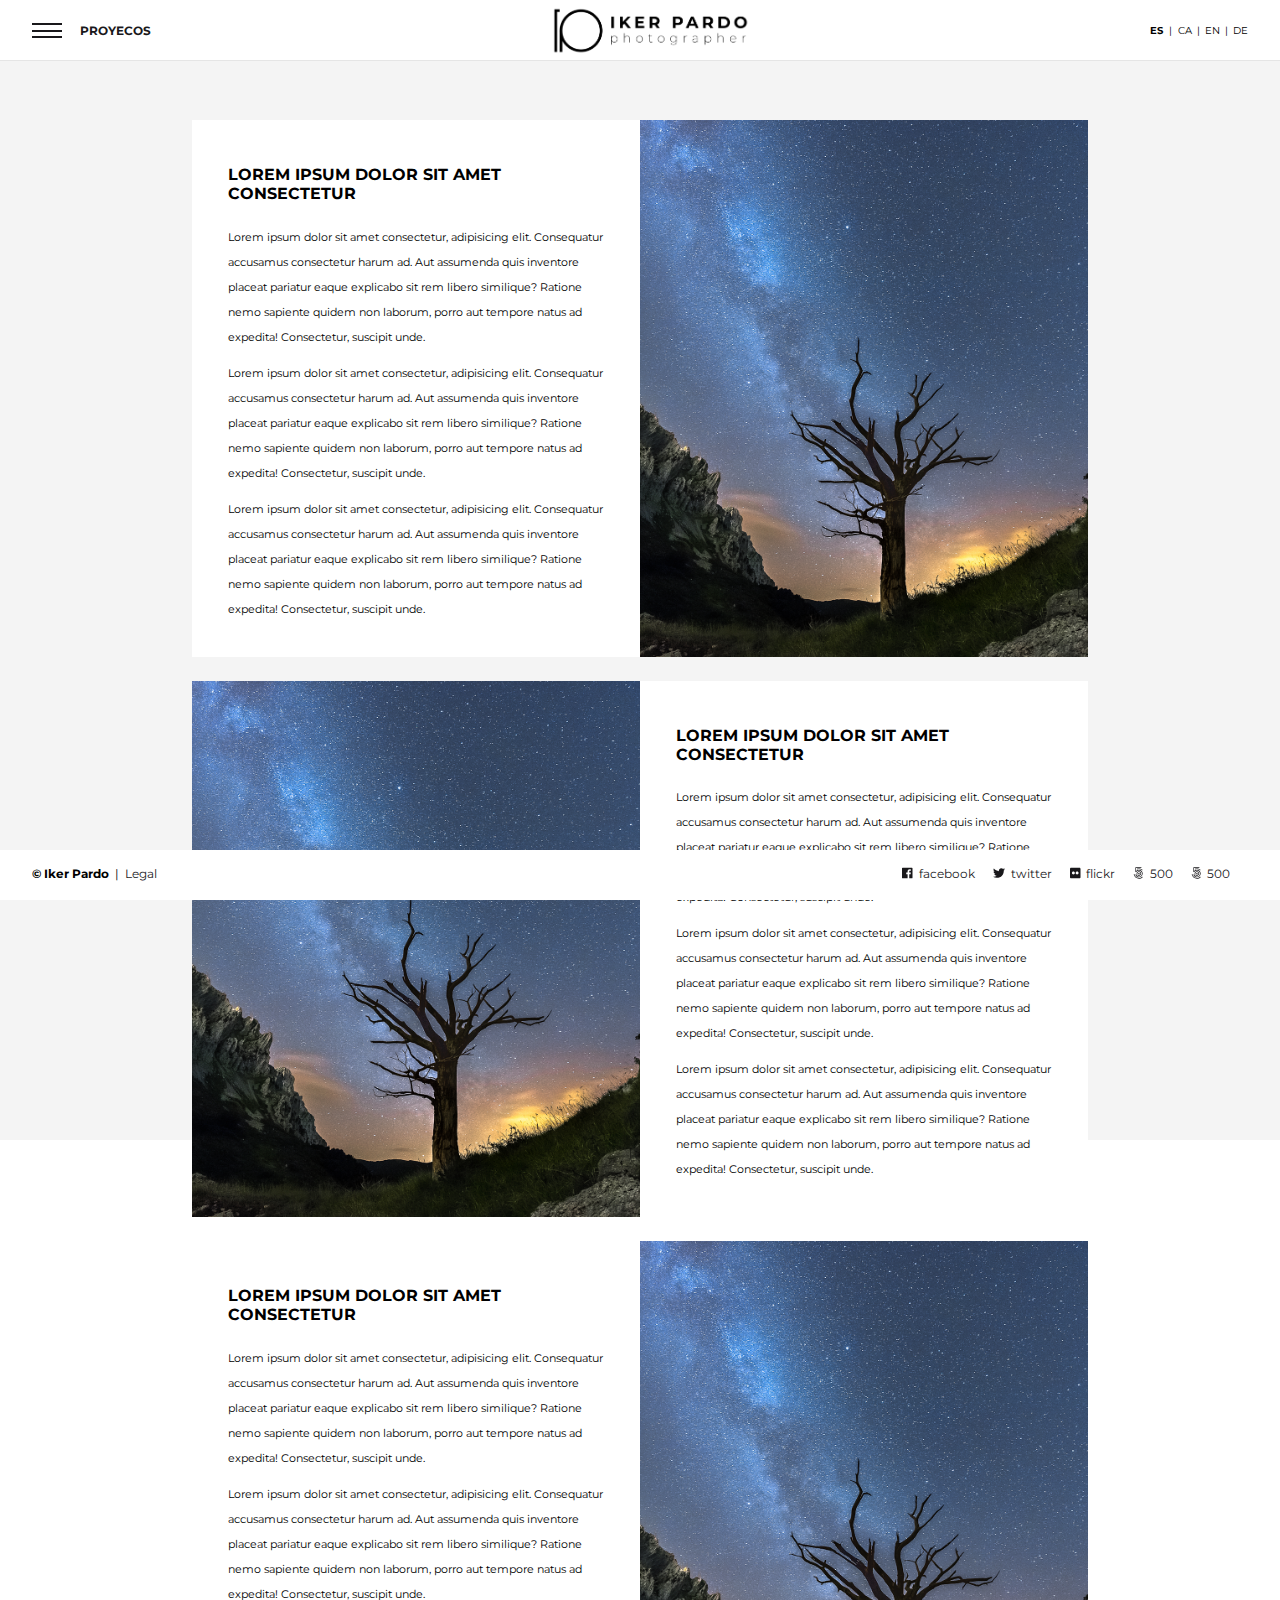
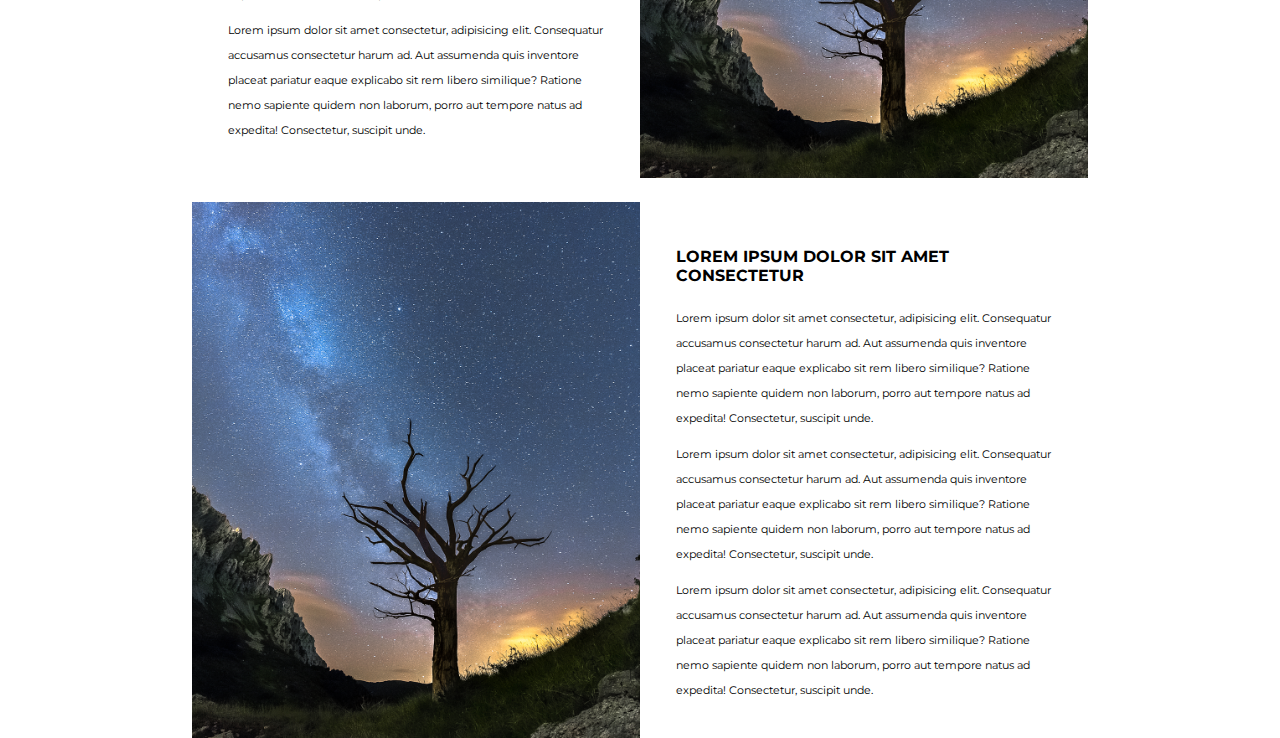
<file: servicios.html>
<!DOCTYPE html>
<html lang="en">
  <head>
    <meta charset="UTF-8"/>
    <meta name="viewport" content="width=device-width, initial-scale=1.0"/>
    <meta http-equiv="X-UA-Compatible" content="ie=edge"/>
    <title>Iker Pardo</title>
    <link rel="stylesheet" href="css/main.css"/>
  </head>
  <header>
    <div class="container1">
      <div class="line_header">
        <div class="cntrl_menu">
          <div class="btmm_menu"><span></span><span></span><span></span></div>
          <div class="heree"><a href="/">Proyecos</a></div>
        </div>
        <div class="space_logo"><a href="page_1.html"><img src="images/logo/logo2.png" alt=""/></a></div>
        <div class="space_langg">
          <div class="bx_lnngg active">es</div><span>|</span>
          <div class="bx_lnngg">ca</div><span>|</span>
          <div class="bx_lnngg">en</div><span>|</span>
          <div class="bx_lnngg">de</div>
        </div>
      </div>
    </div>
  </header>
  <div class="grandf_cnrtrll">
    <div class="cntrl_menu_main">
      <div class="covrrr_info_main"></div>
      <div class="menuuu">
        <div class="cntrtr_mnnuuu"><a href="page_1.html">Proyectos</a><a href="estudio.html">Estudio</a><a href="servicios.html">Servicios</a><a href="contacto.html">Contacto</a></div>
      </div>
    </div>
  </div>
  <div class="content_main servicioss">
    <div class="container2">
      <section class="servicc11">
        <div class="spc_info_servvccss">
          <h4>Lorem ipsum dolor sit amet consectetur</h4>
          <p>Lorem ipsum dolor sit amet consectetur, adipisicing elit. Consequatur accusamus consectetur harum ad. Aut assumenda quis inventore placeat pariatur eaque explicabo sit rem libero similique? Ratione nemo sapiente quidem non laborum, porro aut tempore natus ad expedita! Consectetur, suscipit unde.</p>
          <p>Lorem ipsum dolor sit amet consectetur, adipisicing elit. Consequatur accusamus consectetur harum ad. Aut assumenda quis inventore placeat pariatur eaque explicabo sit rem libero similique? Ratione nemo sapiente quidem non laborum, porro aut tempore natus ad expedita! Consectetur, suscipit unde.</p>
          <p>Lorem ipsum dolor sit amet consectetur, adipisicing elit. Consequatur accusamus consectetur harum ad. Aut assumenda quis inventore placeat pariatur eaque explicabo sit rem libero similique? Ratione nemo sapiente quidem non laborum, porro aut tempore natus ad expedita! Consectetur, suscipit unde.</p>
        </div>
        <div class="spc_img_servvcc"><img src="images/gallery/zuhaitz_bakartia.jpg" alt=""/></div>
      </section>
      <section class="servicc11">
        <div class="spc_img_servvcc"><img src="images/gallery/zuhaitz_bakartia.jpg" alt=""/></div>
        <div class="spc_info_servvccss">
          <h4>Lorem ipsum dolor sit amet consectetur</h4>
          <p>Lorem ipsum dolor sit amet consectetur, adipisicing elit. Consequatur accusamus consectetur harum ad. Aut assumenda quis inventore placeat pariatur eaque explicabo sit rem libero similique? Ratione nemo sapiente quidem non laborum, porro aut tempore natus ad expedita! Consectetur, suscipit unde.</p>
          <p>Lorem ipsum dolor sit amet consectetur, adipisicing elit. Consequatur accusamus consectetur harum ad. Aut assumenda quis inventore placeat pariatur eaque explicabo sit rem libero similique? Ratione nemo sapiente quidem non laborum, porro aut tempore natus ad expedita! Consectetur, suscipit unde.</p>
          <p>Lorem ipsum dolor sit amet consectetur, adipisicing elit. Consequatur accusamus consectetur harum ad. Aut assumenda quis inventore placeat pariatur eaque explicabo sit rem libero similique? Ratione nemo sapiente quidem non laborum, porro aut tempore natus ad expedita! Consectetur, suscipit unde.</p>
        </div>
      </section>
      <section class="servicc11">
        <div class="spc_info_servvccss">
          <h4>Lorem ipsum dolor sit amet consectetur</h4>
          <p>Lorem ipsum dolor sit amet consectetur, adipisicing elit. Consequatur accusamus consectetur harum ad. Aut assumenda quis inventore placeat pariatur eaque explicabo sit rem libero similique? Ratione nemo sapiente quidem non laborum, porro aut tempore natus ad expedita! Consectetur, suscipit unde.</p>
          <p>Lorem ipsum dolor sit amet consectetur, adipisicing elit. Consequatur accusamus consectetur harum ad. Aut assumenda quis inventore placeat pariatur eaque explicabo sit rem libero similique? Ratione nemo sapiente quidem non laborum, porro aut tempore natus ad expedita! Consectetur, suscipit unde.</p>
          <p>Lorem ipsum dolor sit amet consectetur, adipisicing elit. Consequatur accusamus consectetur harum ad. Aut assumenda quis inventore placeat pariatur eaque explicabo sit rem libero similique? Ratione nemo sapiente quidem non laborum, porro aut tempore natus ad expedita! Consectetur, suscipit unde.</p>
        </div>
        <div class="spc_img_servvcc"><img src="images/gallery/zuhaitz_bakartia.jpg" alt=""/></div>
      </section>
      <section class="servicc11">
        <div class="spc_img_servvcc"><img src="images/gallery/zuhaitz_bakartia.jpg" alt=""/></div>
        <div class="spc_info_servvccss">
          <h4>Lorem ipsum dolor sit amet consectetur</h4>
          <p>Lorem ipsum dolor sit amet consectetur, adipisicing elit. Consequatur accusamus consectetur harum ad. Aut assumenda quis inventore placeat pariatur eaque explicabo sit rem libero similique? Ratione nemo sapiente quidem non laborum, porro aut tempore natus ad expedita! Consectetur, suscipit unde.</p>
          <p>Lorem ipsum dolor sit amet consectetur, adipisicing elit. Consequatur accusamus consectetur harum ad. Aut assumenda quis inventore placeat pariatur eaque explicabo sit rem libero similique? Ratione nemo sapiente quidem non laborum, porro aut tempore natus ad expedita! Consectetur, suscipit unde.</p>
          <p>Lorem ipsum dolor sit amet consectetur, adipisicing elit. Consequatur accusamus consectetur harum ad. Aut assumenda quis inventore placeat pariatur eaque explicabo sit rem libero similique? Ratione nemo sapiente quidem non laborum, porro aut tempore natus ad expedita! Consectetur, suscipit unde.</p>
        </div>
      </section>
    </div>
  </div>
  <footer>
    <div class="container1">
      <div class="spac_footerrr">
        <div class="left_infff">
          <h4>© Iker Pardo</h4><span>|</span><a href="legal.html">Legal</a>
        </div>
        <div class="right_infff"><a href="#">
            <div class="icnnn_fttr"><i class="fab fa-facebook"></i></div><span>facebook</span></a><a href="#">
            <div class="icnnn_fttr"><i class="fab fa-twitter"></i></div><span>twitter</span></a><a href="#">
            <div class="icnnn_fttr"><i class="fab fa-flickr"></i></div><span>flickr</span></a><a href="#">
            <div class="icnnn_fttr"><i class="fab fa-500px"></i></div><span>500</span></a><a href="#">
            <div class="icnnn_fttr"><i class="fab fa-500px"></i></div><span>500</span></a></div>
      </div>
    </div>
  </footer>
  <script src="js/jquery.js"></script>
  <script src="js/jquery.zoom.min.js"></script>
  <script src="js/all.js"></script>
  <script src="js/main.js"></script>
</html>
</file>
<file: css/main.css>
@import url("https://fonts.googleapis.com/css?family=Montserrat:300,400,500,700,900");
img {
  max-width: 100%;
  display: block; }

body {
  font-family: 'Montserrat', sans-serif;
  font-size: 12px;
  margin: 0;
  padding: 0; }
  body img {
    display: block; }
  body a {
    text-decoration: none; }

.spc_indxx {
  position: relative; }
  .spc_indxx .box_sliddrrr {
    position: relative;
    width: 100%;
    height: 100vh;
    overflow: hidden; }
    .spc_indxx .box_sliddrrr .imgg_sldrrr {
      position: absolute;
      top: 0;
      left: 0;
      width: 100%;
      height: 100%; }
      .spc_indxx .box_sliddrrr .imgg_sldrrr img {
        width: 100%;
        height: 100%;
        -o-object-fit: cover;
        object-fit: cover; }
  .spc_indxx .box_info_initt {
    position: absolute;
    width: 100%;
    height: 100vh;
    top: 0;
    left: 0;
    overflow: hidden; }
    .spc_indxx .box_info_initt .cntrl_innnnfff_mn {
      display: -webkit-box;
      display: -ms-flexbox;
      display: flex;
      -webkit-box-orient: vertical;
      -webkit-box-direction: normal;
      -ms-flex-direction: column;
      flex-direction: column;
      -webkit-box-align: start;
      -ms-flex-align: start;
      align-items: flex-start;
      -webkit-box-pack: center;
      -ms-flex-pack: center;
      justify-content: center;
      height: 100%;
      width: 100%;
      padding-left: 20%; }
      .spc_indxx .box_info_initt .cntrl_innnnfff_mn .space_logo {
        width: 150px;
        margin-bottom: 1.5em; }
      .spc_indxx .box_info_initt .cntrl_innnnfff_mn .spc_btmms_init {
        display: -webkit-box;
        display: -ms-flexbox;
        display: flex; }
        .spc_indxx .box_info_initt .cntrl_innnnfff_mn .spc_btmms_init a {
          color: #FFFFFF;
          border: 1px solid #FFFFFF;
          width: 134px;
          height: 40px;
          margin-right: 1em;
          -webkit-transition: .4s;
          -o-transition: .4s;
          transition: .4s;
          position: relative;
          overflow: hidden;
          display: -webkit-box;
          display: -ms-flexbox;
          display: flex; }
          .spc_indxx .box_info_initt .cntrl_innnnfff_mn .spc_btmms_init a .cover_linkkksss {
            position: absolute;
            display: -webkit-box;
            display: -ms-flexbox;
            display: flex;
            -webkit-box-orient: vertical;
            -webkit-box-direction: normal;
            -ms-flex-direction: column;
            flex-direction: column;
            -webkit-box-align: center;
            -ms-flex-align: center;
            align-items: center;
            -webkit-box-pack: center;
            -ms-flex-pack: center;
            justify-content: center;
            height: 80px;
            width: 134px;
            top: -100%;
            -webkit-transition: .4s;
            -o-transition: .4s;
            transition: .4s; }
            .spc_indxx .box_info_initt .cntrl_innnnfff_mn .spc_btmms_init a .cover_linkkksss span {
              width: 134px;
              height: 40px;
              display: -webkit-box;
              display: -ms-flexbox;
              display: flex;
              -webkit-box-pack: center;
              -ms-flex-pack: center;
              justify-content: center;
              -webkit-box-align: center;
              -ms-flex-align: center;
              align-items: center;
              text-transform: uppercase; }
        .spc_indxx .box_info_initt .cntrl_innnnfff_mn .spc_btmms_init a:hover {
          background-color: #19181b;
          border: 1px solid #19181b; }
          .spc_indxx .box_info_initt .cntrl_innnnfff_mn .spc_btmms_init a:hover .cover_linkkksss {
            top: 0%; }

.container1 {
  width: 95%;
  margin: 0 auto; }

.container2 {
  width: 70%;
  margin: 0 auto; }

header {
  height: 60px;
  width: 100%;
  position: fixed;
  z-index: 6;
  background-color: white;
  border-bottom: 1px solid rgba(0, 0, 0, 0.1); }
  header .line_header {
    display: -webkit-box;
    display: -ms-flexbox;
    display: flex;
    -webkit-box-pack: justify;
    -ms-flex-pack: justify;
    justify-content: space-between;
    -webkit-box-align: center;
    -ms-flex-align: center;
    align-items: center;
    padding: 5px 0; }
    header .line_header .cntrl_menu {
      display: -webkit-box;
      display: -ms-flexbox;
      display: flex;
      -webkit-box-align: center;
      -ms-flex-align: center;
      align-items: center; }
      header .line_header .cntrl_menu .btmm_menu {
        display: -webkit-box;
        display: -ms-flexbox;
        display: flex;
        -webkit-box-orient: vertical;
        -webkit-box-direction: normal;
        -ms-flex-direction: column;
        flex-direction: column;
        -webkit-box-pack: justify;
        -ms-flex-pack: justify;
        justify-content: space-between;
        -webkit-box-align: end;
        -ms-flex-align: end;
        align-items: flex-end;
        width: 30px;
        height: 15px;
        margin-right: 1.5em;
        cursor: pointer; }
        header .line_header .cntrl_menu .btmm_menu span {
          width: 100%;
          height: 2px;
          background-color: #19181b;
          -webkit-transition: .4s;
          -o-transition: .4s;
          transition: .4s; }
      header .line_header .cntrl_menu .activemm {
        -webkit-box-pack: center !important;
        -ms-flex-pack: center !important;
        justify-content: center !important;
        -webkit-box-align: center !important;
        -ms-flex-align: center !important;
        align-items: center !important; }
        header .line_header .cntrl_menu .activemm span:nth-child(3) {
          width: 5px;
          position: relative;
          bottom: 10px;
          opacity: 0; }
        header .line_header .cntrl_menu .activemm span:nth-child(1) {
          -webkit-transform: rotate(-45deg);
          -ms-transform: rotate(-45deg);
          transform: rotate(-45deg);
          width: 35px;
          position: relative;
          right: -10%; }
        header .line_header .cntrl_menu .activemm span:nth-child(2) {
          -webkit-transform: rotate(45deg);
          -ms-transform: rotate(45deg);
          transform: rotate(45deg);
          width: 35px;
          position: relative;
          right: -11%; }
      header .line_header .cntrl_menu .btmm_menu:hover span:nth-child(3) {
        width: 15px; }
      header .line_header .cntrl_menu .heree a {
        text-transform: uppercase;
        color: #19181b;
        font-weight: 700; }
      header .line_header .cntrl_menu .heree a:hover {
        text-decoration: line-through; }
    header .line_header .space_logo {
      width: 200px; }
    header .line_header .space_langg {
      display: -webkit-box;
      display: -ms-flexbox;
      display: flex;
      -webkit-box-align: center;
      -ms-flex-align: center;
      align-items: center; }
      header .line_header .space_langg .bx_lnngg {
        width: 15px;
        height: 20px;
        text-transform: uppercase;
        font-size: 10px;
        display: -webkit-box;
        display: -ms-flexbox;
        display: flex;
        -webkit-box-pack: center;
        -ms-flex-pack: center;
        justify-content: center;
        -webkit-box-align: center;
        -ms-flex-align: center;
        align-items: center;
        cursor: pointer; }
      header .line_header .space_langg span {
        font-size: 10px;
        margin: 0 5px; }
      header .line_header .space_langg .active {
        font-weight: 700; }

.grandf_cnrtrll {
  position: fixed;
  left: 0;
  top: 0;
  z-index: 5; }

.cntrl_menu_main {
  position: relative; }
  .cntrl_menu_main .covrrr_info_main {
    width: 100vw;
    height: 100vh;
    background-color: rgba(0, 0, 0, 0.6);
    position: absolute;
    opacity: 0;
    display: none;
    z-index: -1;
    -webkit-transition: .4s;
    -o-transition: .4s;
    transition: .4s; }
  .cntrl_menu_main .acvvv_cvrrr_bbll {
    display: block !important;
    opacity: 1 !important;
    z-index: 5 !important; }
  .cntrl_menu_main .menuuu {
    position: absolute;
    width: 250px;
    height: 100vh;
    top: 0;
    left: -300px;
    z-index: 5;
    background-color: #FFFFFF;
    -webkit-transition: .4s;
    -o-transition: .4s;
    transition: .4s; }
    .cntrl_menu_main .menuuu .cntrtr_mnnuuu {
      padding-left: 15%;
      display: -webkit-box;
      display: -ms-flexbox;
      display: flex;
      -webkit-box-orient: vertical;
      -webkit-box-direction: normal;
      -ms-flex-direction: column;
      flex-direction: column;
      -webkit-box-align: start;
      -ms-flex-align: start;
      align-items: flex-start;
      margin-top: 240px; }
      .cntrl_menu_main .menuuu .cntrtr_mnnuuu a {
        text-align: left;
        padding: .5em 1em;
        text-transform: uppercase;
        margin-bottom: 1.5em;
        font-weight: 700;
        color: #19181b;
        letter-spacing: 1.5px; }
  .cntrl_menu_main .actvvv_mennnss1 {
    left: 0 !important; }

footer {
  background-color: #FFFFFF;
  width: 100%;
  height: 50px;
  position: fixed;
  bottom: 0;
  left: 0;
  z-index: 6; }
  footer .spac_footerrr {
    display: -webkit-box;
    display: -ms-flexbox;
    display: flex;
    -webkit-box-pack: justify;
    -ms-flex-pack: justify;
    justify-content: space-between;
    -webkit-box-align: center;
    -ms-flex-align: center;
    align-items: center; }
    footer .spac_footerrr .left_infff {
      display: -webkit-box;
      display: -ms-flexbox;
      display: flex;
      -webkit-box-align: center;
      -ms-flex-align: center;
      align-items: center; }
      footer .spac_footerrr .left_infff span {
        margin: 0 .5em; }
      footer .spac_footerrr .left_infff a {
        color: #19181b; }
  footer .right_infff {
    display: -webkit-box;
    display: -ms-flexbox;
    display: flex;
    -webkit-box-align: center;
    -ms-flex-align: center;
    align-items: center; }
    footer .right_infff a {
      display: -webkit-box;
      display: -ms-flexbox;
      display: flex;
      margin-right: 1.5em;
      color: #19181b;
      -webkit-transition: .4s;
      -o-transition: .4s;
      transition: .4s; }
      footer .right_infff a .icnnn_fttr {
        margin-right: .5em; }
    footer .right_infff a:hover {
      opacity: .5; }

.content_main {
  background-color: #f4f4f4;
  min-height: 600px;
  height: 100vh; }
  .content_main .space_proyccys {
    padding-top: 60px;
    display: grid;
    grid-template-columns: repeat(4, 1fr); }
    .content_main .space_proyccys .bx_imgg_pryts {
      position: relative; }
      .content_main .space_proyccys .bx_imgg_pryts .cover_imggg_phto {
        position: absolute;
        width: 100%;
        height: 100%;
        display: -webkit-box;
        display: -ms-flexbox;
        display: flex;
        -webkit-box-pack: center;
        -ms-flex-pack: center;
        justify-content: center;
        -webkit-box-align: center;
        -ms-flex-align: center;
        align-items: center; }
        .content_main .space_proyccys .bx_imgg_pryts .cover_imggg_phto .cntrl_cvvrrr {
          display: -webkit-box;
          display: -ms-flexbox;
          display: flex;
          -webkit-box-pack: center;
          -ms-flex-pack: center;
          justify-content: center;
          -webkit-box-align: center;
          -ms-flex-align: center;
          align-items: center;
          position: relative;
          width: 100%;
          height: 100%;
          left: 0;
          overflow: hidden; }
          .content_main .space_proyccys .bx_imgg_pryts .cover_imggg_phto .cntrl_cvvrrr .nmmme_phtoooo {
            position: relative;
            z-index: 3;
            text-transform: uppercase;
            font-weight: 700;
            color: #19181b;
            cursor: pointer;
            opacity: 0;
            -webkit-transition: .6s;
            -o-transition: .6s;
            transition: .6s; }
          .content_main .space_proyccys .bx_imgg_pryts .cover_imggg_phto .cntrl_cvvrrr .nmmme_phtoooo:hover {
            text-decoration: line-through; }
          .content_main .space_proyccys .bx_imgg_pryts .cover_imggg_phto .cntrl_cvvrrr .bg_cvrrrr {
            position: absolute;
            background-color: rgba(255, 255, 255, 0.7);
            z-index: 2;
            width: 100%;
            height: 100%;
            left: -100%;
            -webkit-transition: .4s;
            -o-transition: .4s;
            transition: .4s; }
          .content_main .space_proyccys .bx_imgg_pryts .cover_imggg_phto .cntrl_cvvrrr .bg_cvrrrr::after {
            content: '';
            position: absolute;
            top: 5%;
            left: 5%;
            width: 90%;
            height: 90%;
            border: 1px solid #19181b;
            opacity: 0;
            -webkit-transition: .6s;
            -o-transition: .6s;
            transition: .6s; }
    .content_main .space_proyccys .bx_imgg_pryts:hover .cover_imggg_phto .cntrl_cvvrrr .nmmme_phtoooo {
      opacity: 1; }
    .content_main .space_proyccys .bx_imgg_pryts:hover .cover_imggg_phto .cntrl_cvvrrr .bg_cvrrrr {
      left: 0; }
    .content_main .space_proyccys .bx_imgg_pryts:hover .cover_imggg_phto .cntrl_cvvrrr .bg_cvrrrr::after {
      opacity: 1; }

.spc_info_studio {
  display: grid;
  grid-template-columns: repeat(2, 1fr);
  background-color: #FFFFFF; }
  .spc_info_studio .imggg_studio {
    width: 100%;
    height: 100vh; }
    .spc_info_studio .imggg_studio img {
      width: 100%;
      height: 100%;
      -o-object-fit: cover;
      object-fit: cover; }
  .spc_info_studio .contennt_img_studio {
    padding-left: 15%;
    padding-right: 10%;
    padding-top: 100px;
    padding-bottom: 100px; }
    .spc_info_studio .contennt_img_studio h4 {
      font-size: 18px;
      text-transform: uppercase; }
    .spc_info_studio .contennt_img_studio p {
      text-align: justify;
      line-height: 25px;
      font-size: 11px; }

.servicioss {
  padding: 120px 0; }

.servicc11 {
  background-color: #FFFFFF;
  display: grid;
  grid-template-columns: repeat(2, 1fr);
  margin-bottom: 2em; }
  .servicc11 .spc_info_servvccss {
    padding: 2em 3em; }
    .servicc11 .spc_info_servvccss h4 {
      font-size: 16px;
      text-transform: uppercase; }
    .servicc11 .spc_info_servvccss p {
      line-height: 25px;
      font-size: 11px; }
  .servicc11 .spc_img_servvcc img {
    width: 100%;
    height: 100%;
    -o-object-fit: cover;
    object-fit: cover; }

.servicc11:nth-child(2n+0) .spc_img_servvcc {
  grid-row-start: 1; }

.spc_mapaaa iframe {
  width: 100%;
  height: 100vh; }

.contennt_contacttt {
  padding: 100px;
  position: relative;
  overflow: hidden; }
  .contennt_contacttt h4 {
    text-transform: uppercase;
    font-size: 18px; }
  .contennt_contacttt p {
    font-size: 11px; }
  .contennt_contacttt .line_info_top_conccct {
    margin-bottom: 4em; }
  .contennt_contacttt .line_info_contacttt {
    margin-bottom: 3em; }
    .contennt_contacttt .line_info_contacttt h5 {
      text-transform: uppercase;
      font-size: 13px;
      margin: 0; }
  .contennt_contacttt .btm_formmmmm {
    color: #19181b;
    border: 1px solid #19181b;
    width: 134px;
    height: 40px;
    margin-right: 1em;
    -webkit-transition: .4s;
    -o-transition: .4s;
    transition: .4s;
    position: relative;
    overflow: hidden;
    display: -webkit-box;
    display: -ms-flexbox;
    display: flex;
    cursor: pointer; }
    .contennt_contacttt .btm_formmmmm .cover_linkkksss {
      position: absolute;
      display: -webkit-box;
      display: -ms-flexbox;
      display: flex;
      -webkit-box-orient: vertical;
      -webkit-box-direction: normal;
      -ms-flex-direction: column;
      flex-direction: column;
      -webkit-box-align: center;
      -ms-flex-align: center;
      align-items: center;
      -webkit-box-pack: center;
      -ms-flex-pack: center;
      justify-content: center;
      height: 80px;
      width: 134px;
      top: -100%;
      -webkit-transition: .4s;
      -o-transition: .4s;
      transition: .4s; }
      .contennt_contacttt .btm_formmmmm .cover_linkkksss span {
        width: 134px;
        height: 40px;
        display: -webkit-box;
        display: -ms-flexbox;
        display: flex;
        -webkit-box-pack: center;
        -ms-flex-pack: center;
        justify-content: center;
        -webkit-box-align: center;
        -ms-flex-align: center;
        align-items: center;
        text-transform: uppercase; }
  .contennt_contacttt .btm_formmmmm:hover {
    background-color: #19181b;
    color: #FFFFFF; }
    .contennt_contacttt .btm_formmmmm:hover .cover_linkkksss {
      top: 0%; }
  .contennt_contacttt .ventana_formmmm {
    padding: 60px 100px;
    height: 100vh;
    width: 100%;
    position: absolute;
    right: -100px;
    top: -100%;
    background-color: #FFFFFF;
    -webkit-transition: .4S;
    -o-transition: .4S;
    transition: .4S; }
    .contennt_contacttt .ventana_formmmm form {
      padding: 60px 140px;
      position: relative; }
      .contennt_contacttt .ventana_formmmm form .line_inptt {
        display: -webkit-box;
        display: -ms-flexbox;
        display: flex;
        -webkit-box-orient: vertical;
        -webkit-box-direction: normal;
        -ms-flex-direction: column;
        flex-direction: column;
        margin-bottom: 1.5em; }
        .contennt_contacttt .ventana_formmmm form .line_inptt label {
          margin-bottom: .5em; }
        .contennt_contacttt .ventana_formmmm form .line_inptt input, .contennt_contacttt .ventana_formmmm form .line_inptt textarea {
          border: none;
          border-bottom: 1px solid #19181b;
          padding: 1em; }
      .contennt_contacttt .ventana_formmmm form .sspppsss_legal {
        margin-bottom: 1em; }
      .contennt_contacttt .ventana_formmmm form .spc_buttt button {
        border: none;
        background-color: transparent;
        font-size: 18px;
        font-weight: 700;
        color: rgba(0, 0, 0, 0.8);
        text-transform: uppercase;
        cursor: pointer; }
      .contennt_contacttt .ventana_formmmm form .spc_buttt button:hover {
        color: black; }
      .contennt_contacttt .ventana_formmmm form .btm_close_vntnt {
        position: absolute;
        top: 30px;
        right: 100px;
        cursor: pointer; }
  .contennt_contacttt .form_active {
    top: 0% !important; }

.content_legggal h4 {
  font-size: 18px;
  text-transform: uppercase;
  font-weight: 700; }

.content_legggal p {
  line-height: 27px;
  margin-bottom: 2em; }

.dettt_photoo {
  display: grid;
  grid-template-columns: 400px 1fr;
  height: 100vh;
  overflow: hidden; }
  .dettt_photoo .descrpppp_photo {
    background-color: #FFFFFF;
    overflow: scroll; }
    .dettt_photoo .descrpppp_photo .top_navigattt {
      padding: 80px 30px 20px 30px;
      display: -webkit-box;
      display: -ms-flexbox;
      display: flex;
      -webkit-box-pack: justify;
      -ms-flex-pack: justify;
      justify-content: space-between;
      -webkit-box-align: center;
      -ms-flex-align: center;
      align-items: center;
      font-size: 2em;
      border-bottom: 1px solid #f4f4f4; }
      .dettt_photoo .descrpppp_photo .top_navigattt .icccn_galeriaaa {
        cursor: pointer;
        color: #19181b; }
      .dettt_photoo .descrpppp_photo .top_navigattt .icccn_nextt {
        cursor: pointer;
        color: #19181b; }
  .dettt_photoo .informacion_photo {
    padding: 20px 30px 80px 30px; }
    .dettt_photoo .informacion_photo .tittiii {
      position: relative;
      padding: 10px 0;
      font-size: 18px;
      text-transform: uppercase; }
    .dettt_photoo .informacion_photo .tittiii::after {
      content: '';
      position: absolute;
      width: 80px;
      height: 4px;
      background-color: #19181b;
      left: 0;
      top: 100%; }
    .dettt_photoo .informacion_photo p {
      font-size: 11px;
      line-height: 25px; }
    .dettt_photoo .informacion_photo .datossss {
      margin-bottom: 3.5em; }
  .dettt_photoo .prevv_photo span {
    height: 100vh; }
    .dettt_photoo .prevv_photo span #img_dettt {
      height: 100vh;
      -o-object-fit: cover;
      object-fit: cover; }

@media only screen and (max-width: 1024px) {
  .space_proyccys {
    grid-template-columns: repeat(3, 1fr) !important; }
  .container2 {
    width: 95% !important; } }

@media only screen and (max-width: 900px) {
  .spc_info_studio {
    grid-template-columns: repeat(1, 1fr) !important; }
    .spc_info_studio .imggg_studio {
      height: 50vh !important; }
  .servicc11 {
    grid-template-columns: repeat(1, 1fr) !important; }
    .servicc11 .spc_img_servvcc {
      grid-row-start: -1 !important; }
  .contennt_contacttt {
    padding: 20px 20px 60px 20px !important; }
  .spc_btmmm_formmm {
    margin-bottom: 4em; }
  .ventana_formmmm {
    position: relative !important;
    top: 0 !important;
    left: 0 !important;
    padding: 0 !important; }
    .ventana_formmmm form {
      padding: 0 !important; }
  .btm_close_vntnt {
    display: none !important; }
  .dettt_photoo {
    grid-template-columns: repeat(1, 1fr) !important;
    grid-template-rows: 50vh 50vh; }
    .dettt_photoo .prevv_photo {
      grid-row-start: 1 !important;
      overflow: hidden;
      display: -webkit-box;
      display: -ms-flexbox;
      display: flex;
      -webkit-box-pack: center;
      -ms-flex-pack: center;
      justify-content: center;
      -webkit-box-align: center;
      -ms-flex-align: center;
      align-items: center; }
  .top_navigattt {
    padding: 30px !important; } }

@media only screen and (max-width: 650px) {
  .space_proyccys {
    grid-template-columns: repeat(2, 1fr) !important; }
  .contennt_img_studio {
    padding-left: 5% !important;
    padding-right: 5% !important;
    padding-top: 30px !important;
    padding-bottom: 60px !important; }
  .heree {
    display: none; }
  .space_logo {
    margin: 0 1.5em; }
  footer {
    height: 80px; }
    footer .spac_footerrr {
      -webkit-box-orient: vertical;
      -webkit-box-direction: normal;
      -ms-flex-direction: column;
      flex-direction: column; } }

@media only screen and (max-width: 420px) {
  .space_proyccys {
    grid-template-columns: repeat(1, 1fr) !important; } }
</file>
